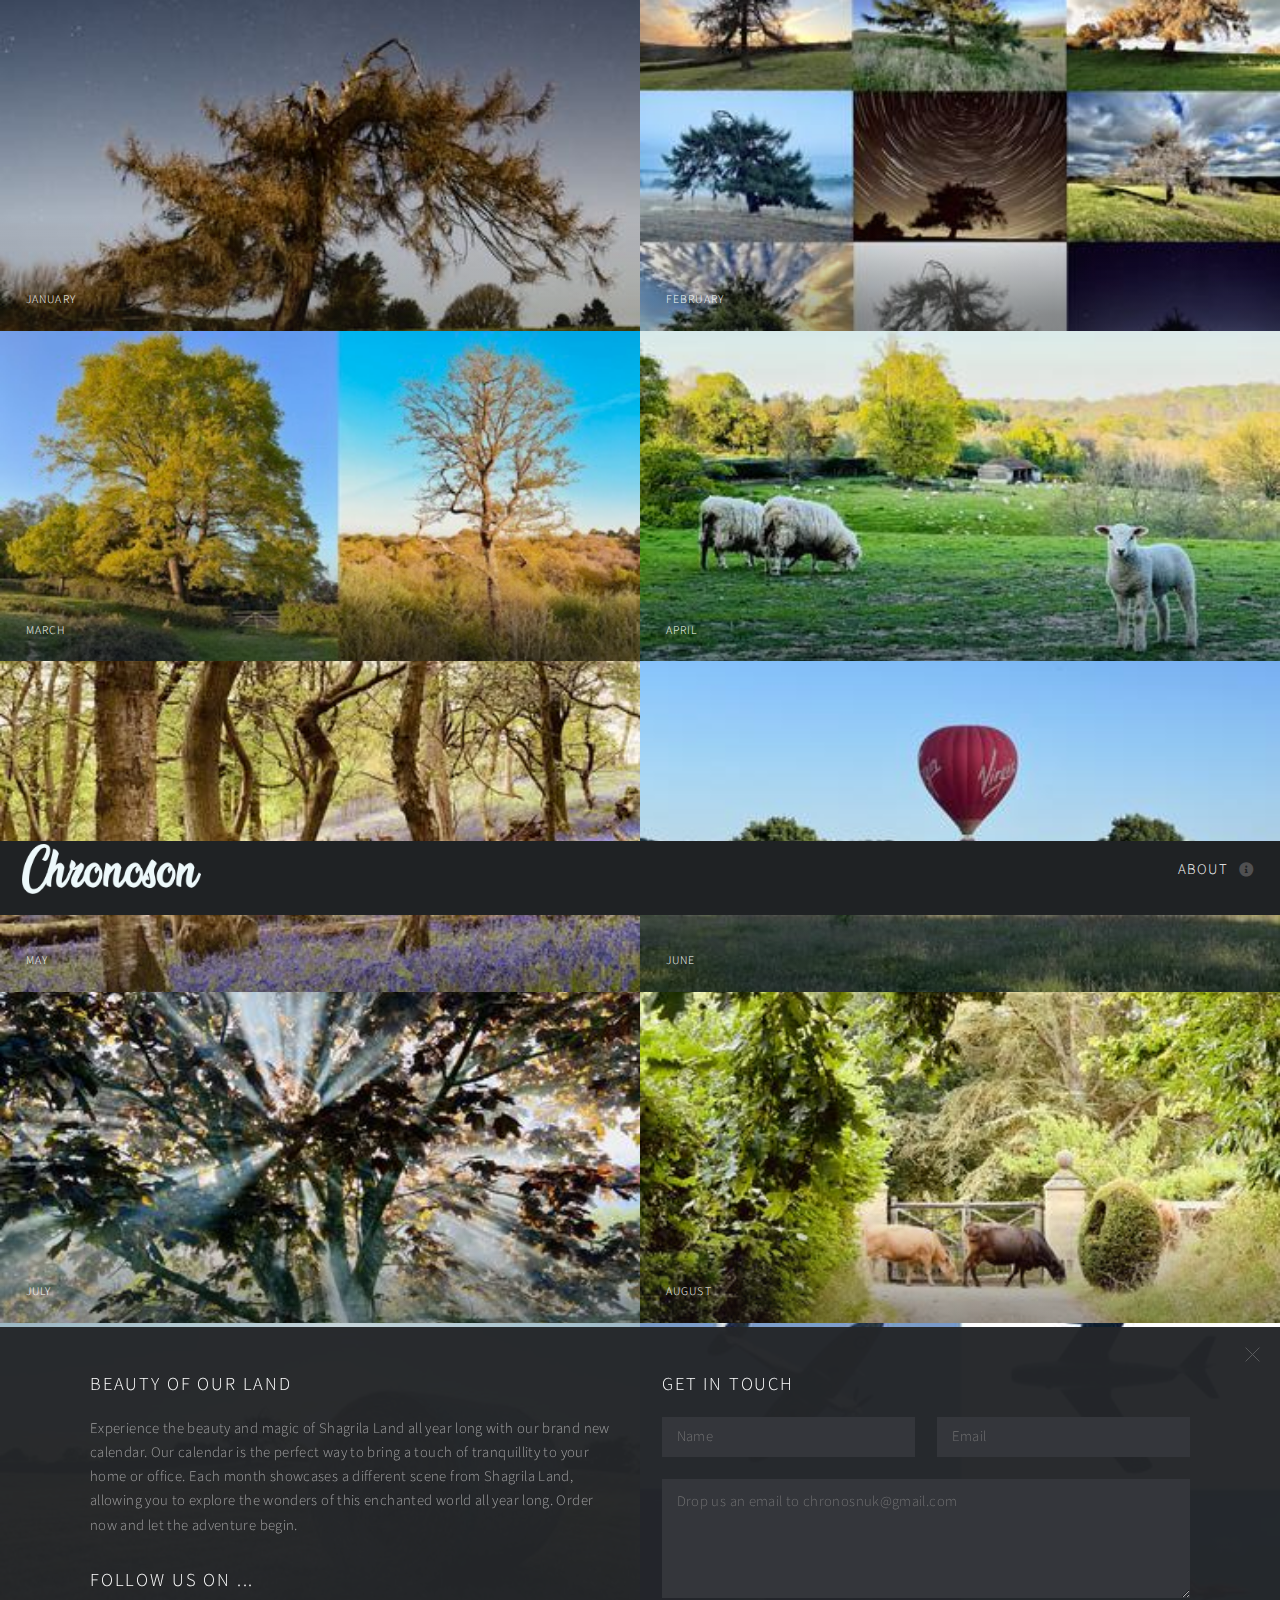
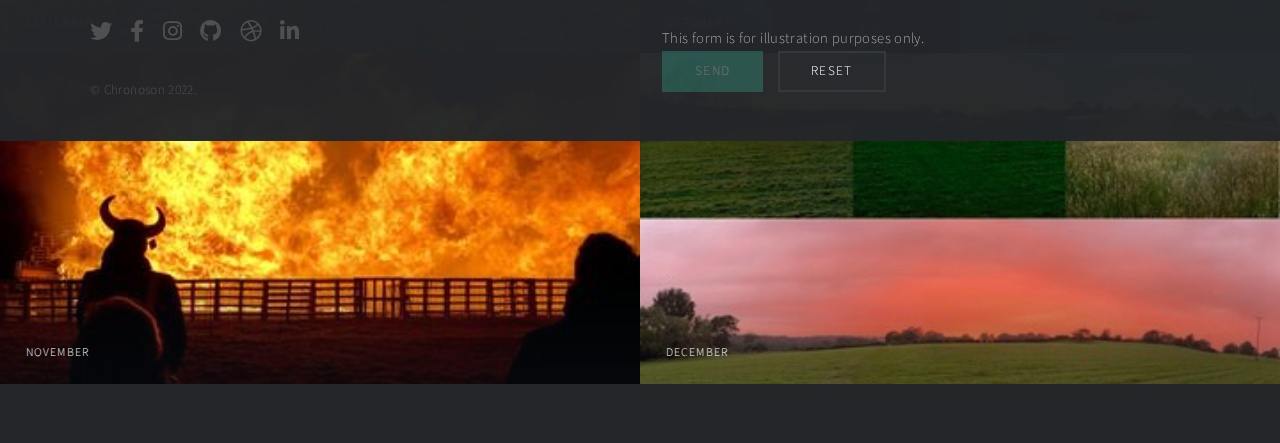
<file: calendar.html>
<!DOCTYPE HTML>
<!--
	Multiverse by HTML5 UP
	html5up.net | @ajlkn
	Free for personal and commercial use under the CCA 3.0 license (html5up.net/license)
-->
<html>
	<head>
		<title>Lightlander - Calendar</title>
		<meta charset="utf-8" />
		<meta name="viewport" content="width=device-width, initial-scale=1, user-scalable=no" />
		<link rel="stylesheet" href="assets/css/main.css" />
		<noscript><link rel="stylesheet" href="assets/css/noscript.css" /></noscript>
	</head>
	<body class="is-preload">

		<!-- Wrapper -->
			<div id="wrapper">

				<!-- Header -->
					<header id="header">
						<h1><a href="https://www.chronoson.co.uk"><div class="navbar-brand">
							<img class="logo-text" src="./text-logo.png" alt="lightlander logo" style="height: 50px;">
						</div><!--<strong>Multiverse</strong> by HTML5 UP--></a></h1>
						<nav>
							<ul>
								<li><a href="#footer" class="icon solid fa-info-circle">About</a></li>
							</ul>
						</nav>
					</header>

				<!-- Main -->
					<div id="main">
						<article class="thumb">
							<a href="images/fulls/janf.jpeg" class="image"><img src="images/thumbs/jans.jpeg" alt="" /></a>
							<h2>January</h2>
							<p>Midnight in Sussex.</p>
						</article>
						<article class="thumb">
							<a href="images/fulls/octf.jpeg" class="image"><img src="images/thumbs/octs.jpeg" alt="" /></a>
							<h2>February</h2>
							<p>Larch throughout the year.</p>
						</article>
						<article class="thumb">
							<a href="images/fulls/marf.jpeg" class="image"><img src="images/thumbs/mars.jpeg" alt="" /></a>
							<h2>March</h2>
							<p>Upside down decision trees.</p>
						</article>
						<article class="thumb">
							<a href="images/fulls/aprf.jpeg" class="image"><img src="images/thumbs/aprs.jpeg" alt="" /></a>
							<h2>April</h2>
							<p>The silence of the lambs.</p>
						</article>
						<article class="thumb">
							<a href="images/fulls/mayf.jpeg" class="image"><img src="images/thumbs/mays.jpeg" alt="" /></a>
							<h2>May</h2>
							<p>Oh deer!</p>
						</article>
						<article class="thumb">
							<a href="images/fulls/junf.jpeg" class="image"><img src="images/thumbs/juns.jpeg" alt="" /></a>
							<h2>June</h2>
							<p>Symmetry.</p>
						</article>
						<article class="thumb">
							<a href="images/fulls/julf.jpeg" class="image"><img src="images/thumbs/juls.jpeg" alt="" /></a>
							<h2>July</h2>
							<p>Smoke in the air.</p>
						</article>
						<article class="thumb">
							<a href="images/fulls/augf.jpeg" class="image"><img src="images/thumbs/augs.jpeg" alt="" /></a>
							<h2>August</h2>
							<p>Bovine intrusion.</p>
						</article>
						<article class="thumb">
							<a href="images/fulls/sepf.jpeg" class="image"><img src="images/thumbs/seps.jpeg" alt="" /></a>
							<h2>September</h2>
							<p>Ken Miles.</p>
						</article>
						<article class="thumb">
							<a href="images/fulls/febf.jpeg" class="image"><img src="images/thumbs/febs.jpeg" alt="" /></a>
							<h2>October</h2>
							<p>Looking up.</p>
						</article>
						<article class="thumb">
							<a href="images/fulls/novf.jpeg" class="image"><img src="images/thumbs/novs.jpeg" alt="" /></a>
							<h2>November</h2>
							<p>Gunpowder treason and plot.</p>
						</article>
						<article class="thumb">
							<a href="images/fulls/decf.jpeg" class="image"><img src="images/thumbs/decs.jpeg" alt="" /></a>
							<h2>December</h2>
							<p>The four seasons (not by Vivaldi).</p>
						</article>
					</div>

				<!-- Footer -->
					<footer id="footer" class="panel">
						<div class="inner split">
							<div>
								<section>
									<h2>Beauty of our land</h2>
									<p>Experience the beauty and magic of Shagrila Land all year long with our brand new calendar. Our calendar is the perfect way to bring a touch of tranquillity to your home or office. Each month showcases a different scene from Shagrila Land, allowing you to explore the wonders of this enchanted world all year long. Order now and let the adventure begin.</p>
								</section>
								<section>
									<h2>Follow us on ...</h2>
									<ul class="icons">
										<li><a href="#" class="icon brands fa-twitter"><span class="label">Twitter</span></a></li>
										<li><a href="#" class="icon brands fa-facebook-f"><span class="label">Facebook</span></a></li>
										<li><a href="#" class="icon brands fa-instagram"><span class="label">Instagram</span></a></li>
										<li><a href="#" class="icon brands fa-github"><span class="label">GitHub</span></a></li>
										<li><a href="#" class="icon brands fa-dribbble"><span class="label">Dribbble</span></a></li>
										<li><a href="#" class="icon brands fa-linkedin-in"><span class="label">LinkedIn</span></a></li>
									</ul>
								</section>
								<p class="copyright">
									&copy; Chronoson 2022</a>.
								</p>
							</div>
							<div>
								<section>
									<h2>Get in touch</h2>
									<form method="post" action="#">
										<div class="fields">
											<div class="field half">
												<input type="text" name="name" id="name" placeholder="Name" />
											</div>
											<div class="field half">
												<input type="text" name="email" id="email" placeholder="Email" />
											</div>
											<div class="field">
												<textarea name="message" id="message" rows="4" placeholder="Drop us an email to chronosnuk@gmail.com"></textarea>
											</div>
										</div>
										<span>This form is for illustration purposes only.</span>
										<ul class="actions">
											<li><input type="submit" value="Send" class="primary" disabled /></li>
											<li><input type="reset" value="Reset" /></li>
										</ul>
									</form>
								</section>
							</div>
						</div>
					</footer>

			</div>

		<!-- Scripts -->
			<script src="assets/js/jquery.min.js"></script>
			<script src="assets/js/jquery.poptrox.min.js"></script>
			<script src="assets/js/browser.min.js"></script>
			<script src="assets/js/breakpoints.min.js"></script>
			<script src="assets/js/util.js"></script>
			<script src="assets/js/main.js"></script>

	</body>
</html>
</file>
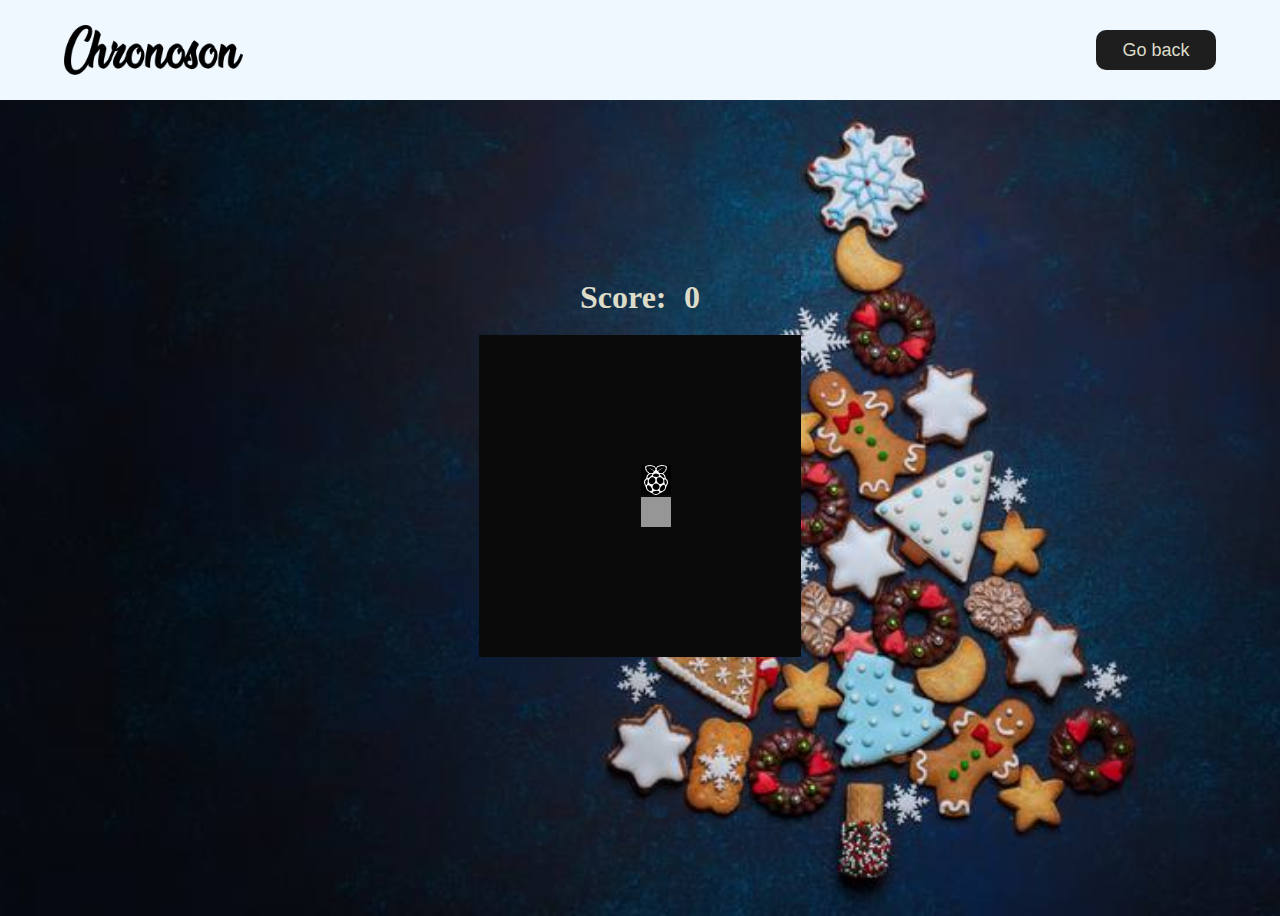
<file: snake.html>
<!DOCTYPE html>
<html lang="en">
<head>
    <meta charset="UTF-8">
    <meta http-equiv="X-UA-Compatible" content="IE=edge">
    <meta name="viewport" content="width=device-width, initial-scale=1.0">
    <link rel="stylesheet" href="./snake-style.css">
    <script src="./snake-script.js"></script>
    <title>Snake</title>
    <link rel="icon" type="image/x-icon" href="assets/favicon.ico" />
</head>
<body>
    <nav>
        <a id="logo-nav" href="https://www.chronoson.co.uk"><img src="./text-1666295944204.png" alt=""></a>
        <button onclick="location.href = 'https://www.chronoson.co.uk';">Go back</button>
    </nav>
    <div class="score">
        <h1>Score:</h1>
        <h1 id="score"></h1>
    </div>
    <div id="container">
        <div id="end_game" class="">
            <h2>Game over</h2>
            <div>
                <button id="play_again">Play Again</button>
            </div>
        </div>

    </div>
    
</body>
</html>
</file>
<file: assets/css/noscript.css>
/*
	Multiverse by HTML5 UP
	html5up.net | @ajlkn
	Free for personal and commercial use under the CCA 3.0 license (html5up.net/license)
*/

/* Wrapper */

	body.is-preload #wrapper:before {
		display: none;
	}

/* Main */

	body.is-preload #main .thumb {
		pointer-events: auto;
		opacity: 1;
	}

/* Header */

	body.is-preload #header {
		-moz-transform: none;
		-webkit-transform: none;
		-ms-transform: none;
		transform: none;
	}
</file>
<file: snake-style.css>
body {
    display: flex;
    flex-direction: column;
    align-items: center;
    justify-content: center;
    background-color: rgb(25, 25, 25);
    color: white;
    height: 100vh;
    overflow: hidden;
    background-image: url('./biscuits/assets/img/demo-image-02.jpg');
    background-position: center;
    background-repeat: no-repeat;
    background-size: cover;
}

#container {
    width: 800px;
    background-color: rgb(10, 10, 10);
    display: flex;
    flex-direction: row;
    flex-wrap: wrap;
    padding: 1px;
    position: relative;
}

#end_game {
    display: none;
}

#end_game.show {
    background-color: rgba(0, 0, 200, 0.4);
    color: aliceblue;
    display: block;
    width: 800px;
    height: 800px;
    position: absolute;
    top: 0;
    left: 0;
    display: flex;
    align-items: center;
    justify-content: center;
    flex-direction: column;
}

#play_again {
    /*transform: translateX(17%);*/
    background-color: antiquewhite;
    color: navy;
}

.score {
    display: flex;
    flex-direction:row;
    width: 120px;
    height: 75px;
    justify-content: space-between;
    align-items: center;
    color: rgb(220, 220, 200);
}

.square {
    height: 78px;
    width: 78px;
    margin: 1px;
    background-color: rgb(10, 10, 10);
    border-radius: -5px;
}

@media (max-width: 1800px) {
    #container {
        width: 320px;
    }

    .square {
        height: 30px;
        width: 30px;
    }

    #end_game.show {
        width: 320px;
        height: 320px;
    }
    /*
    #play_again {
        transform: translateX(7%);
    }
    */
}

.square.active {
    background-color: rgb(150, 150, 150);
}

.square.star {
    background-color: rgb(0, 0, 0);
    background-image: url(./rasp-white.svg);
    background-repeat: no-repeat;
    background-position: center;
}

nav {
    width: 100%;
    height: 100px;
    background-color: aliceblue;
    position: fixed;
    top: 0;
    left: 0;
    display: flex;
    flex-direction: row;
    align-items: center;
    justify-content: space-between;
}

#logo-nav {
    height: 50%;
    width: 180px;
    margin-left: 5%;
}

img {
    height: 100%;
}

button {
    margin-right: 5%;
    height: 40px;
    width: 120px;
    background-color: rgb(30, 30, 30);
    color:rgb(220, 220, 200);
    font-size: large;
    border-radius: 10px;
    border: none;
    cursor: pointer;
}

button:hover {
    transform: scale(0.9);
    transition-duration: 0.1s;
}
</file>
<file: assets/css/main.css>
@import url(fontawesome-all.min.css);
@import url("https://fonts.googleapis.com/css?family=Source+Sans+Pro:300,300italic,400,400italic");

/*
	Multiverse by HTML5 UP
	html5up.net | @ajlkn
	Free for personal and commercial use under the CCA 3.0 license (html5up.net/license)
*/

@-moz-keyframes spinner {
	0% {
		-moz-transform: rotate(0deg);
		-webkit-transform: rotate(0deg);
		-ms-transform: rotate(0deg);
		transform: rotate(0deg);
	}

	100% {
		-moz-transform: rotate(359deg);
		-webkit-transform: rotate(359deg);
		-ms-transform: rotate(359deg);
		transform: rotate(359deg);
	}
}

@-webkit-keyframes spinner {
	0% {
		-moz-transform: rotate(0deg);
		-webkit-transform: rotate(0deg);
		-ms-transform: rotate(0deg);
		transform: rotate(0deg);
	}

	100% {
		-moz-transform: rotate(359deg);
		-webkit-transform: rotate(359deg);
		-ms-transform: rotate(359deg);
		transform: rotate(359deg);
	}
}

@-ms-keyframes spinner {
	0% {
		-moz-transform: rotate(0deg);
		-webkit-transform: rotate(0deg);
		-ms-transform: rotate(0deg);
		transform: rotate(0deg);
	}

	100% {
		-moz-transform: rotate(359deg);
		-webkit-transform: rotate(359deg);
		-ms-transform: rotate(359deg);
		transform: rotate(359deg);
	}
}

@keyframes spinner {
	0% {
		-moz-transform: rotate(0deg);
		-webkit-transform: rotate(0deg);
		-ms-transform: rotate(0deg);
		transform: rotate(0deg);
	}

	100% {
		-moz-transform: rotate(359deg);
		-webkit-transform: rotate(359deg);
		-ms-transform: rotate(359deg);
		transform: rotate(359deg);
	}
}

html, body, div, span, applet, object,
iframe, h1, h2, h3, h4, h5, h6, p, blockquote,
pre, a, abbr, acronym, address, big, cite,
code, del, dfn, em, img, ins, kbd, q, s, samp,
small, strike, strong, sub, sup, tt, var, b,
u, i, center, dl, dt, dd, ol, ul, li, fieldset,
form, label, legend, table, caption, tbody,
tfoot, thead, tr, th, td, article, aside,
canvas, details, embed, figure, figcaption,
footer, header, hgroup, menu, nav, output, ruby,
section, summary, time, mark, audio, video {
	margin: 0;
	padding: 0;
	border: 0;
	font-size: 100%;
	font: inherit;
	vertical-align: baseline;}

article, aside, details, figcaption, figure,
footer, header, hgroup, menu, nav, section {
	display: block;}

body {
	line-height: 1;
}

ol, ul {
	list-style: none;
}

blockquote, q {
	quotes: none;
}

	blockquote:before, blockquote:after, q:before, q:after {
		content: '';
		content: none;
	}

table {
	border-collapse: collapse;
	border-spacing: 0;
}

body {
	-webkit-text-size-adjust: none;
}

mark {
	background-color: transparent;
	color: inherit;
}

input::-moz-focus-inner {
	border: 0;
	padding: 0;
}

input, select, textarea {
	-moz-appearance: none;
	-webkit-appearance: none;
	-ms-appearance: none;
	appearance: none;
}

/* Basic */

	@-ms-viewport {
		width: device-width;
	}

	body {
		-ms-overflow-style: scrollbar;
	}

	@media screen and (max-width: 480px) {

		html, body {
			min-width: 320px;
		}

	}

	html {
		box-sizing: border-box;
	}

	*, *:before, *:after {
		box-sizing: inherit;
	}

	body {
		background: #242629;
	}

		body.is-preload *, body.is-preload *:before, body.is-preload *:after {
			-moz-animation: none !important;
			-webkit-animation: none !important;
			-ms-animation: none !important;
			animation: none !important;
			-moz-transition: none !important;
			-webkit-transition: none !important;
			-ms-transition: none !important;
			transition: none !important;
		}

		body.is-resizing *, body.is-resizing *:before, body.is-resizing *:after {
			-moz-animation: none !important;
			-webkit-animation: none !important;
			-ms-animation: none !important;
			animation: none !important;
			-moz-transition: none !important;
			-webkit-transition: none !important;
			-ms-transition: none !important;
			transition: none !important;
		}

/* Type */

	body, input, select, textarea {
		color: #a0a0a1;
		font-family: "Source Sans Pro", Helvetica, sans-serif;
		font-size: 15pt;
		font-weight: 300;
		letter-spacing: 0.025em;
		line-height: 1.65;
	}

		@media screen and (max-width: 1680px) {

			body, input, select, textarea {
				font-size: 11pt;
			}

		}

	a {
		-moz-transition: color 0.2s ease-in-out, border-bottom-color 0.2s ease-in-out;
		-webkit-transition: color 0.2s ease-in-out, border-bottom-color 0.2s ease-in-out;
		-ms-transition: color 0.2s ease-in-out, border-bottom-color 0.2s ease-in-out;
		transition: color 0.2s ease-in-out, border-bottom-color 0.2s ease-in-out;
		border-bottom: dotted 1px;
		color: #34a58e;
		text-decoration: none;
	}

		a:hover {
			border-bottom-color: transparent;
			color: #34a58e !important;
		}

	strong, b {
		color: #ffffff;
		font-weight: 300;
	}

	em, i {
		font-style: italic;
	}

	p {
		margin: 0 0 2em 0;
	}

	h1, h2, h3, h4, h5, h6 {
		color: #ffffff;
		font-weight: 300;
		letter-spacing: 0.1em;
		line-height: 1.5;
		margin: 0 0 1em 0;
		text-transform: uppercase;
	}

		h1 a, h2 a, h3 a, h4 a, h5 a, h6 a {
			color: inherit;
			text-decoration: none;
		}

	h1 {
		font-size: 2em;
	}

	h2 {
		font-size: 1.25em;
	}

	h3 {
		font-size: 1.1em;
	}

	h4 {
		font-size: 1em;
	}

	h5 {
		font-size: 0.9em;
	}

	h6 {
		font-size: 0.7em;
	}

	@media screen and (max-width: 736px) {

		h2 {
			font-size: 1em;
		}

		h3 {
			font-size: 0.9em;
		}

		h4 {
			font-size: 0.8em;
		}

		h5 {
			font-size: 0.7em;
		}

		h6 {
			font-size: 0.7em;
		}

	}

	sub {
		font-size: 0.8em;
		position: relative;
		top: 0.5em;
	}

	sup {
		font-size: 0.8em;
		position: relative;
		top: -0.5em;
	}

	blockquote {
		border-left: 4px #36383c;
		font-style: italic;
		margin: 0 0 2em 0;
		padding: 0.5em 0 0.5em 2em;
	}

	code {
		background: #34363b;
		border: solid 1px #36383c;
		font-family: "Courier New", monospace;
		font-size: 0.9em;
		margin: 0 0.25em;
		padding: 0.25em 0.65em;
	}

	pre {
		-webkit-overflow-scrolling: touch;
		font-family: "Courier New", monospace;
		font-size: 0.9em;
		margin: 0 0 2em 0;
	}

		pre code {
			display: block;
			line-height: 1.75;
			padding: 1em 1.5em;
			overflow-x: auto;
		}

	hr {
		border: 0;
		border-bottom: solid 1px #36383c;
		margin: 2em 0;
	}

		hr.major {
			margin: 3em 0;
		}

	.align-left {
		text-align: left;
	}

	.align-center {
		text-align: center;
	}

	.align-right {
		text-align: right;
	}

/* Button */

	input[type="submit"],
	input[type="reset"],
	input[type="button"],
	button,
	.button {
		-moz-appearance: none;
		-webkit-appearance: none;
		-ms-appearance: none;
		appearance: none;
		-moz-transition: background-color 0.2s ease-in-out, box-shadow 0.2s ease-in-out, color 0.2s ease-in-out;
		-webkit-transition: background-color 0.2s ease-in-out, box-shadow 0.2s ease-in-out, color 0.2s ease-in-out;
		-ms-transition: background-color 0.2s ease-in-out, box-shadow 0.2s ease-in-out, color 0.2s ease-in-out;
		transition: background-color 0.2s ease-in-out, box-shadow 0.2s ease-in-out, color 0.2s ease-in-out;
		background-color: transparent;
		border: 0;
		border-radius: 0;
		box-shadow: inset 0 0 0 2px #36383c;
		color: #ffffff !important;
		cursor: pointer;
		display: inline-block;
		font-size: 0.9em;
		font-weight: 300;
		height: 3.05556em;
		letter-spacing: 0.1em;
		line-height: 3.05556em;
		padding: 0 2.5em;
		text-align: center;
		text-decoration: none;
		text-transform: uppercase;
		white-space: nowrap;
	}

		input[type="submit"]:hover,
		input[type="reset"]:hover,
		input[type="button"]:hover,
		button:hover,
		.button:hover {
			box-shadow: inset 0 0 0 2px #34a58e;
			color: #34a58e !important;
		}

			input[type="submit"]:hover:active,
			input[type="reset"]:hover:active,
			input[type="button"]:hover:active,
			button:hover:active,
			.button:hover:active {
				background-color: rgba(52, 165, 142, 0.15);
				color: #34a58e !important;
			}

		input[type="submit"].icon,
		input[type="reset"].icon,
		input[type="button"].icon,
		button.icon,
		.button.icon {
			padding-left: 1.35em;
		}

			input[type="submit"].icon:before,
			input[type="reset"].icon:before,
			input[type="button"].icon:before,
			button.icon:before,
			.button.icon:before {
				margin-right: 0.5em;
			}

		input[type="submit"].fit,
		input[type="reset"].fit,
		input[type="button"].fit,
		button.fit,
		.button.fit {
			width: 100%;
		}

		input[type="submit"].small,
		input[type="reset"].small,
		input[type="button"].small,
		button.small,
		.button.small {
			font-size: 0.8em;
		}

		input[type="submit"].large,
		input[type="reset"].large,
		input[type="button"].large,
		button.large,
		.button.large {
			font-size: 1.35em;
		}

		input[type="submit"].primary,
		input[type="reset"].primary,
		input[type="button"].primary,
		button.primary,
		.button.primary {
			background-color: #34a58e;
			box-shadow: none;
		}

			input[type="submit"].primary:hover,
			input[type="reset"].primary:hover,
			input[type="button"].primary:hover,
			button.primary:hover,
			.button.primary:hover {
				background-color: #47c5ab;
				color: #ffffff !important;
			}

				input[type="submit"].primary:hover:active,
				input[type="reset"].primary:hover:active,
				input[type="button"].primary:hover:active,
				button.primary:hover:active,
				.button.primary:hover:active {
					background-color: #287e6d;
				}

		input[type="submit"].disabled, input[type="submit"]:disabled,
		input[type="reset"].disabled,
		input[type="reset"]:disabled,
		input[type="button"].disabled,
		input[type="button"]:disabled,
		button.disabled,
		button:disabled,
		.button.disabled,
		.button:disabled {
			pointer-events: none;
			opacity: 0.35;
		}

/* Form */

	form {
		margin: 0 0 2em 0;
	}

		form > :last-child {
			margin-bottom: 0;
		}

		form > .fields {
			display: -moz-flex;
			display: -webkit-flex;
			display: -ms-flex;
			display: flex;
			-moz-flex-wrap: wrap;
			-webkit-flex-wrap: wrap;
			-ms-flex-wrap: wrap;
			flex-wrap: wrap;
			width: calc(100% + 3em);
			margin: -1.5em 0 2em -1.5em;
		}

			form > .fields > .field {
				-moz-flex-grow: 0;
				-webkit-flex-grow: 0;
				-ms-flex-grow: 0;
				flex-grow: 0;
				-moz-flex-shrink: 0;
				-webkit-flex-shrink: 0;
				-ms-flex-shrink: 0;
				flex-shrink: 0;
				padding: 1.5em 0 0 1.5em;
				width: calc(100% - 1.5em);
			}

				form > .fields > .field.half {
					width: calc(50% - 0.75em);
				}

				form > .fields > .field.third {
					width: calc(100%/3 - 0.5em);
				}

				form > .fields > .field.quarter {
					width: calc(25% - 0.375em);
				}

		@media screen and (max-width: 736px) {

			form > .fields {
				width: calc(100% + 3em);
				margin: -1.5em 0 2em -1.5em;
			}

				form > .fields > .field {
					padding: 1.5em 0 0 1.5em;
					width: calc(100% - 1.5em);
				}

					form > .fields > .field.half {
						width: calc(100% - 1.5em);
					}

					form > .fields > .field.third {
						width: calc(100% - 1.5em);
					}

					form > .fields > .field.quarter {
						width: calc(100% - 1.5em);
					}

		}

	label {
		color: #ffffff;
		display: block;
		font-size: 0.9em;
		font-weight: 300;
		margin: 0 0 1em 0;
	}

	input[type="text"],
	input[type="password"],
	input[type="email"],
	input[type="tel"],
	input[type="search"],
	input[type="url"],
	select,
	textarea {
		-moz-appearance: none;
		-webkit-appearance: none;
		-ms-appearance: none;
		appearance: none;
		background: #34363b;
		border: 0;
		border-radius: 0;
		color: #a0a0a1;
		display: block;
		outline: 0;
		padding: 0 1em;
		text-decoration: none;
		width: 100%;
	}

		input[type="text"]:invalid,
		input[type="password"]:invalid,
		input[type="email"]:invalid,
		input[type="tel"]:invalid,
		input[type="search"]:invalid,
		input[type="url"]:invalid,
		select:invalid,
		textarea:invalid {
			box-shadow: none;
		}

		input[type="text"]:focus,
		input[type="password"]:focus,
		input[type="email"]:focus,
		input[type="tel"]:focus,
		input[type="search"]:focus,
		input[type="url"]:focus,
		select:focus,
		textarea:focus {
			box-shadow: inset 0 0 0 2px #34a58e;
		}

	select {
		background-image: url("data:image/svg+xml;charset=utf8,%3Csvg xmlns='http://www.w3.org/2000/svg' width='40' height='40' preserveAspectRatio='none' viewBox='0 0 40 40'%3E%3Cpath d='M9.4,12.3l10.4,10.4l10.4-10.4c0.2-0.2,0.5-0.4,0.9-0.4c0.3,0,0.6,0.1,0.9,0.4l3.3,3.3c0.2,0.2,0.4,0.5,0.4,0.9 c0,0.4-0.1,0.6-0.4,0.9L20.7,31.9c-0.2,0.2-0.5,0.4-0.9,0.4c-0.3,0-0.6-0.1-0.9-0.4L4.3,17.3c-0.2-0.2-0.4-0.5-0.4-0.9 c0-0.4,0.1-0.6,0.4-0.9l3.3-3.3c0.2-0.2,0.5-0.4,0.9-0.4S9.1,12.1,9.4,12.3z' fill='%2336383c' /%3E%3C/svg%3E");
		background-size: 1.25rem;
		background-repeat: no-repeat;
		background-position: calc(100% - 1rem) center;
		height: 2.75em;
		padding-right: 2.75em;
		text-overflow: ellipsis;
	}

		select option {
			color: #ffffff;
			background: #242629;
		}

		select:focus::-ms-value {
			background-color: transparent;
		}

		select::-ms-expand {
			display: none;
		}

	input[type="text"],
	input[type="password"],
	input[type="email"],
	input[type="tel"],
	input[type="search"],
	input[type="url"],
	select {
		height: 2.75em;
	}

	textarea {
		padding: 0.75em 1em;
	}

	input[type="checkbox"],
	input[type="radio"] {
		-moz-appearance: none;
		-webkit-appearance: none;
		-ms-appearance: none;
		appearance: none;
		display: block;
		float: left;
		margin-right: -2em;
		opacity: 0;
		width: 1em;
		z-index: -1;
	}

		input[type="checkbox"] + label,
		input[type="radio"] + label {
			text-decoration: none;
			color: #a0a0a1;
			cursor: pointer;
			display: inline-block;
			font-size: 1em;
			font-weight: 300;
			padding-left: 2.4em;
			padding-right: 0.75em;
			position: relative;
		}

			input[type="checkbox"] + label:before,
			input[type="radio"] + label:before {
				-moz-osx-font-smoothing: grayscale;
				-webkit-font-smoothing: antialiased;
				display: inline-block;
				font-style: normal;
				font-variant: normal;
				text-rendering: auto;
				line-height: 1;
				text-transform: none !important;
				font-family: 'Font Awesome 5 Free';
				font-weight: 900;
			}

			input[type="checkbox"] + label:before,
			input[type="radio"] + label:before {
				background: #34363b;
				content: '';
				display: inline-block;
				font-size: 0.8em;
				height: 2.0625em;
				left: 0;
				line-height: 2.0625em;
				position: absolute;
				text-align: center;
				top: 0;
				width: 2.0625em;
			}

		input[type="checkbox"]:checked + label:before,
		input[type="radio"]:checked + label:before {
			background: #34a58e;
			border-color: #34a58e;
			color: #ffffff;
			content: '\f00c';
		}

		input[type="checkbox"]:focus + label:before,
		input[type="radio"]:focus + label:before {
			box-shadow: 0 0 0 2px #34a58e;
		}

	input[type="radio"] + label:before {
		border-radius: 100%;
	}

	::-webkit-input-placeholder {
		color: #707071 !important;
		opacity: 1.0;
	}

	:-moz-placeholder {
		color: #707071 !important;
		opacity: 1.0;
	}

	::-moz-placeholder {
		color: #707071 !important;
		opacity: 1.0;
	}

	:-ms-input-placeholder {
		color: #707071 !important;
		opacity: 1.0;
	}

/* Icon */

	.icon {
		text-decoration: none;
		border-bottom: none;
		position: relative;
	}

		.icon:before {
			-moz-osx-font-smoothing: grayscale;
			-webkit-font-smoothing: antialiased;
			display: inline-block;
			font-style: normal;
			font-variant: normal;
			text-rendering: auto;
			line-height: 1;
			text-transform: none !important;
			font-family: 'Font Awesome 5 Free';
			font-weight: 400;
		}

		.icon > .label {
			display: none;
		}

		.icon:before {
			line-height: inherit;
		}

		.icon.solid:before {
			font-weight: 900;
		}

		.icon.brands:before {
			font-family: 'Font Awesome 5 Brands';
		}

/* List */

	ol {
		list-style: decimal;
		margin: 0 0 2em 0;
		padding-left: 1.25em;
	}

		ol li {
			padding-left: 0.25em;
		}

	ul {
		list-style: disc;
		margin: 0 0 2em 0;
		padding-left: 1em;
	}

		ul li {
			padding-left: 0.5em;
		}

		ul.alt {
			list-style: none;
			padding-left: 0;
		}

			ul.alt li {
				border-top: solid 1px #36383c;
				padding: 0.5em 0;
			}

				ul.alt li:first-child {
					border-top: 0;
					padding-top: 0;
				}

	dl {
		margin: 0 0 2em 0;
	}

		dl dt {
			display: block;
			font-weight: 300;
			margin: 0 0 1em 0;
		}

		dl dd {
			margin-left: 2em;
		}

/* Actions */

	ul.actions {
		display: -moz-flex;
		display: -webkit-flex;
		display: -ms-flex;
		display: flex;
		cursor: default;
		list-style: none;
		margin-left: -1em;
		padding-left: 0;
	}

		ul.actions li {
			padding: 0 0 0 1em;
			vertical-align: middle;
		}

		ul.actions.special {
			-moz-justify-content: center;
			-webkit-justify-content: center;
			-ms-justify-content: center;
			justify-content: center;
			width: 100%;
			margin-left: 0;
		}

			ul.actions.special li:first-child {
				padding-left: 0;
			}

		ul.actions.stacked {
			-moz-flex-direction: column;
			-webkit-flex-direction: column;
			-ms-flex-direction: column;
			flex-direction: column;
			margin-left: 0;
		}

			ul.actions.stacked li {
				padding: 1.3em 0 0 0;
			}

				ul.actions.stacked li:first-child {
					padding-top: 0;
				}

		ul.actions.fit {
			width: calc(100% + 1em);
		}

			ul.actions.fit li {
				-moz-flex-grow: 1;
				-webkit-flex-grow: 1;
				-ms-flex-grow: 1;
				flex-grow: 1;
				-moz-flex-shrink: 1;
				-webkit-flex-shrink: 1;
				-ms-flex-shrink: 1;
				flex-shrink: 1;
				width: 100%;
			}

				ul.actions.fit li > * {
					width: 100%;
				}

			ul.actions.fit.stacked {
				width: 100%;
			}

		@media screen and (max-width: 480px) {

			ul.actions:not(.fixed) {
				-moz-flex-direction: column;
				-webkit-flex-direction: column;
				-ms-flex-direction: column;
				flex-direction: column;
				margin-left: 0;
				width: 100% !important;
			}

				ul.actions:not(.fixed) li {
					-moz-flex-grow: 1;
					-webkit-flex-grow: 1;
					-ms-flex-grow: 1;
					flex-grow: 1;
					-moz-flex-shrink: 1;
					-webkit-flex-shrink: 1;
					-ms-flex-shrink: 1;
					flex-shrink: 1;
					padding: 1em 0 0 0;
					text-align: center;
					width: 100%;
				}

					ul.actions:not(.fixed) li > * {
						width: 100%;
					}

					ul.actions:not(.fixed) li:first-child {
						padding-top: 0;
					}

					ul.actions:not(.fixed) li input[type="submit"],
					ul.actions:not(.fixed) li input[type="reset"],
					ul.actions:not(.fixed) li input[type="button"],
					ul.actions:not(.fixed) li button,
					ul.actions:not(.fixed) li .button {
						width: 100%;
					}

						ul.actions:not(.fixed) li input[type="submit"].icon:before,
						ul.actions:not(.fixed) li input[type="reset"].icon:before,
						ul.actions:not(.fixed) li input[type="button"].icon:before,
						ul.actions:not(.fixed) li button.icon:before,
						ul.actions:not(.fixed) li .button.icon:before {
							margin-left: -0.5rem;
						}

		}

/* Icons */

	ul.icons {
		cursor: default;
		list-style: none;
		padding-left: 0;
	}

		ul.icons li {
			display: inline-block;
			padding: 0 1em 0 0;
		}

			ul.icons li:last-child {
				padding-right: 0;
			}

			ul.icons li .icon {
				color: #505051;
			}

				ul.icons li .icon:before {
					font-size: 1.5em;
				}

/* Table */

	.table-wrapper {
		-webkit-overflow-scrolling: touch;
		overflow-x: auto;
	}

	table {
		margin: 0 0 2em 0;
		width: 100%;
	}

		table tbody tr {
			border: solid 1px #36383c;
			border-left: 0;
			border-right: 0;
		}

			table tbody tr:nth-child(2n + 1) {
				background-color: #34363b;
			}

		table td {
			padding: 0.75em 0.75em;
		}

		table th {
			color: #ffffff;
			font-size: 0.9em;
			font-weight: 300;
			padding: 0 0.75em 0.75em 0.75em;
			text-align: left;
		}

		table thead {
			border-bottom: solid 2px #36383c;
		}

		table tfoot {
			border-top: solid 2px #36383c;
		}

		table.alt {
			border-collapse: separate;
		}

			table.alt tbody tr td {
				border: solid 1px #36383c;
				border-left-width: 0;
				border-top-width: 0;
			}

				table.alt tbody tr td:first-child {
					border-left-width: 1px;
				}

			table.alt tbody tr:first-child td {
				border-top-width: 1px;
			}

			table.alt thead {
				border-bottom: 0;
			}

			table.alt tfoot {
				border-top: 0;
			}

/* Panel */

	.panel {
		padding: 4em 4em 2em 4em ;
		-moz-transform: translateY(100vh);
		-webkit-transform: translateY(100vh);
		-ms-transform: translateY(100vh);
		transform: translateY(100vh);
		-moz-transition: -moz-transform 0.5s ease;
		-webkit-transition: -webkit-transform 0.5s ease;
		-ms-transition: -ms-transform 0.5s ease;
		transition: transform 0.5s ease;
		-webkit-overflow-scrolling: touch;
		background: rgba(36, 38, 41, 0.975);
		bottom: 4em;
		left: 0;
		max-height: calc(80vh - 4em);
		overflow-y: auto;
		position: fixed;
		width: 100%;
		z-index: 10001;
	}

		.panel.active {
			-moz-transform: translateY(1px);
			-webkit-transform: translateY(1px);
			-ms-transform: translateY(1px);
			transform: translateY(1px);
		}

		.panel > .inner {
			margin: 0 auto;
			max-width: 100%;
			width: 75em;
		}

			.panel > .inner.split {
				display: -moz-flex;
				display: -webkit-flex;
				display: -ms-flex;
				display: flex;
			}

				.panel > .inner.split > div {
					margin-left: 4em;
					width: 50%;
				}

				.panel > .inner.split > :first-child {
					margin-left: 0;
				}

		.panel > .closer {
			-moz-transition: opacity 0.2s ease-in-out;
			-webkit-transition: opacity 0.2s ease-in-out;
			-ms-transition: opacity 0.2s ease-in-out;
			transition: opacity 0.2s ease-in-out;
			background-image: url("images/close.svg");
			background-position: center;
			background-repeat: no-repeat;
			background-size: 3em;
			cursor: pointer;
			height: 5em;
			opacity: 0.25;
			position: absolute;
			right: 0;
			top: 0;
			width: 5em;
			z-index: 2;
		}

			.panel > .closer:hover {
				opacity: 1.0;
			}

		@media screen and (max-width: 1280px) {

			.panel {
				padding: 3em 3em 1em 3em ;
			}

				.panel > .inner.split > div {
					margin-left: 3em;
				}

				.panel > .closer {
					background-size: 2.5em;
					background-position: 75% 25%;
				}

		}

		@media screen and (max-width: 980px) {

			.panel > .inner.split {
				-moz-flex-direction: column;
				-webkit-flex-direction: column;
				-ms-flex-direction: column;
				flex-direction: column;
			}

				.panel > .inner.split > div {
					margin-left: 0;
					width: 100%;
				}

		}

		@media screen and (max-width: 736px) {

			.panel {
				-moz-transform: translateY(-100vh);
				-webkit-transform: translateY(-100vh);
				-ms-transform: translateY(-100vh);
				transform: translateY(-100vh);
				padding: 4em 2em 2em 2em ;
				bottom: auto;
				top: calc(4em - 1px);
			}

				.panel.active {
					-moz-transform: translateY(0);
					-webkit-transform: translateY(0);
					-ms-transform: translateY(0);
					transform: translateY(0);
				}

		}

/* Poptrox Popup */

	.poptrox-overlay {
		-webkit-tap-highlight-color: rgba(255, 255, 255, 0);
	}

	.poptrox-popup {
		background: rgba(31, 34, 36, 0.925);
		box-shadow: 0 1em 3em 0.5em rgba(0, 0, 0, 0.25);
		cursor: default;
	}

		.poptrox-popup:before {
			-moz-transition: opacity 0.2s ease-in-out;
			-webkit-transition: opacity 0.2s ease-in-out;
			-ms-transition: opacity 0.2s ease-in-out;
			transition: opacity 0.2s ease-in-out;
			background-image: -moz-linear-gradient(to left, rgba(31,34,36,0.35), rgba(31,34,36,0) 10em, rgba(31,34,36,0)), -moz-linear-gradient(to right, rgba(31,34,36,0.35), rgba(31,34,36,0) 10em, rgba(31,34,36,0));
			background-image: -webkit-linear-gradient(to left, rgba(31,34,36,0.35), rgba(31,34,36,0) 10em, rgba(31,34,36,0)), -webkit-linear-gradient(to right, rgba(31,34,36,0.35), rgba(31,34,36,0) 10em, rgba(31,34,36,0));
			background-image: -ms-linear-gradient(to left, rgba(31,34,36,0.35), rgba(31,34,36,0) 10em, rgba(31,34,36,0)), -ms-linear-gradient(to right, rgba(31,34,36,0.35), rgba(31,34,36,0) 10em, rgba(31,34,36,0));
			background-image: linear-gradient(to left, rgba(31,34,36,0.35), rgba(31,34,36,0) 10em, rgba(31,34,36,0)), linear-gradient(to right, rgba(31,34,36,0.35), rgba(31,34,36,0) 10em, rgba(31,34,36,0));
			content: '';
			display: block;
			height: 100%;
			left: 0;
			position: absolute;
			top: 0;
			width: 100%;
			z-index: 1;
			opacity: 1;
		}

		.poptrox-popup .closer {
			-moz-transition: opacity 0.2s ease-in-out;
			-webkit-transition: opacity 0.2s ease-in-out;
			-ms-transition: opacity 0.2s ease-in-out;
			transition: opacity 0.2s ease-in-out;
			background-image: url("images/close.svg");
			background-position: center;
			background-repeat: no-repeat;
			background-size: 3em;
			height: 5em;
			opacity: 0;
			position: absolute;
			right: 0;
			top: 0;
			width: 5em;
			z-index: 2;
		}

		.poptrox-popup .nav-previous,
		.poptrox-popup .nav-next {
			-moz-transition: opacity 0.2s ease-in-out;
			-webkit-transition: opacity 0.2s ease-in-out;
			-ms-transition: opacity 0.2s ease-in-out;
			transition: opacity 0.2s ease-in-out;
			background-image: url("images/arrow.svg");
			background-position: center;
			background-repeat: no-repeat;
			background-size: 5em;
			cursor: pointer;
			height: 8em;
			margin-top: -4em;
			opacity: 0;
			position: absolute;
			top: 50%;
			width: 6em;
			z-index: 2;
		}

		.poptrox-popup .nav-previous {
			-moz-transform: scaleX(-1);
			-webkit-transform: scaleX(-1);
			-ms-transform: scaleX(-1);
			transform: scaleX(-1);
			left: 0;
		}

		.poptrox-popup .nav-next {
			right: 0;
		}

		.poptrox-popup .caption {
			padding: 2em 2em 0.1em 2em ;
			background-image: -moz-linear-gradient(to top, rgba(16,16,16,0.45) 25%, rgba(16,16,16,0) 100%);
			background-image: -webkit-linear-gradient(to top, rgba(16,16,16,0.45) 25%, rgba(16,16,16,0) 100%);
			background-image: -ms-linear-gradient(to top, rgba(16,16,16,0.45) 25%, rgba(16,16,16,0) 100%);
			background-image: linear-gradient(to top, rgba(16,16,16,0.45) 25%, rgba(16,16,16,0) 100%);
			bottom: 0;
			cursor: default;
			left: 0;
			position: absolute;
			text-align: left;
			width: 100%;
			z-index: 2;
		}

			.poptrox-popup .caption h2, .poptrox-popup .caption h3, .poptrox-popup .caption h4, .poptrox-popup .caption h5, .poptrox-popup .caption h6 {
				margin: 0 0 0.5em 0;
			}

			.poptrox-popup .caption p {
				color: #ffffff;
			}

		.poptrox-popup .loader {
			-moz-animation: spinner 1s infinite linear !important;
			-webkit-animation: spinner 1s infinite linear !important;
			-ms-animation: spinner 1s infinite linear !important;
			animation: spinner 1s infinite linear !important;
			background-image: url("images/spinner.svg");
			background-position: center;
			background-repeat: no-repeat;
			background-size: contain;
			display: block;
			font-size: 2em;
			height: 2em;
			left: 50%;
			line-height: 2em;
			margin: -1em 0 0 -1em;
			opacity: 0.25;
			position: absolute;
			text-align: center;
			top: 50%;
			width: 2em;
		}

		.poptrox-popup:hover .closer,
		.poptrox-popup:hover .nav-previous,
		.poptrox-popup:hover .nav-next {
			opacity: 0.5;
		}

			.poptrox-popup:hover .closer:hover,
			.poptrox-popup:hover .nav-previous:hover,
			.poptrox-popup:hover .nav-next:hover {
				opacity: 1.0;
			}

		.poptrox-popup.loading:before {
			opacity: 0;
		}

		body.touch .poptrox-popup .closer,
		body.touch .poptrox-popup .nav-previous,
		body.touch .poptrox-popup .nav-next {
			opacity: 1.0 !important;
		}

		@media screen and (max-width: 980px) {

			.poptrox-popup .closer {
				background-size: 3em;
			}

			.poptrox-popup .nav-previous,
			.poptrox-popup .nav-next {
				background-size: 4em;
			}

		}

		@media screen and (max-width: 736px) {

			.poptrox-popup:before {
				display: none;
			}

			.poptrox-popup .caption {
				display: none !important;
			}

			.poptrox-popup .closer,
			.poptrox-popup .nav-previous,
			.poptrox-popup .nav-next {
				display: none !important;
			}

		}

/* Wrapper */

	#wrapper {
		-moz-transition: -moz-filter 0.5s ease, -webkit-filter 0.5s ease, -ms-filter 0.5s ease, -moz-filter 0.5s ease;
		-webkit-transition: -moz-filter 0.5s ease, -webkit-filter 0.5s ease, -ms-filter 0.5s ease, -webkit-filter 0.5s ease;
		-ms-transition: -moz-filter 0.5s ease, -webkit-filter 0.5s ease, -ms-filter 0.5s ease, -ms-filter 0.5s ease;
		transition: -moz-filter 0.5s ease, -webkit-filter 0.5s ease, -ms-filter 0.5s ease, filter 0.5s ease;
		position: relative;
	}

		#wrapper:after {
			pointer-events: none;
			-moz-transition: opacity 0.5s ease, visibility 0.5s;
			-webkit-transition: opacity 0.5s ease, visibility 0.5s;
			-ms-transition: opacity 0.5s ease, visibility 0.5s;
			transition: opacity 0.5s ease, visibility 0.5s;
			background: rgba(36, 38, 41, 0.5);
			content: '';
			display: block;
			height: 100%;
			left: 0;
			opacity: 0;
			position: absolute;
			top: 0;
			visibility: hidden;
			width: 100%;
			z-index: 1;
		}

			body.ie #wrapper:after {
				background: rgba(36, 38, 41, 0.8);
			}

		body.modal-active #wrapper {
			-moz-filter: blur(8px);
			-webkit-filter: blur(8px);
			-ms-filter: blur(8px);
			filter: blur(8px);
		}

			body.modal-active #wrapper:after {
				pointer-events: auto;
				opacity: 1;
				visibility: visible;
				z-index: 10003;
			}

		#wrapper:before {
			-moz-animation: spinner 1s infinite linear !important;
			-webkit-animation: spinner 1s infinite linear !important;
			-ms-animation: spinner 1s infinite linear !important;
			animation: spinner 1s infinite linear !important;
			pointer-events: none;
			-moz-transition: top 0.75s ease-in-out, opacity 0.35s ease-out, visibility 0.35s;
			-webkit-transition: top 0.75s ease-in-out, opacity 0.35s ease-out, visibility 0.35s;
			-ms-transition: top 0.75s ease-in-out, opacity 0.35s ease-out, visibility 0.35s;
			transition: top 0.75s ease-in-out, opacity 0.35s ease-out, visibility 0.35s;
			background-image: url("images/spinner.svg");
			background-position: center;
			background-repeat: no-repeat;
			background-size: contain;
			content: '';
			display: block;
			font-size: 2em;
			height: 2em;
			left: 50%;
			line-height: 2em;
			margin: -1em 0 0 -1em;
			opacity: 0;
			position: fixed;
			text-align: center;
			top: 75%;
			visibility: hidden;
			width: 2em;
		}

		body.is-preload #wrapper:before {
			-moz-transition: opacity 1s ease-out !important;
			-webkit-transition: opacity 1s ease-out !important;
			-ms-transition: opacity 1s ease-out !important;
			transition: opacity 1s ease-out !important;
			-moz-transition-delay: 0.5s !important;
			-webkit-transition-delay: 0.5s !important;
			-ms-transition-delay: 0.5s !important;
			transition-delay: 0.5s !important;
			opacity: 0.25;
			top: 50%;
			visibility: visible;
		}

/* Header */

	body {
		padding: 0 0 4em 0;
	}

	#header {
		-moz-transform: translateY(0);
		-webkit-transform: translateY(0);
		-ms-transform: translateY(0);
		transform: translateY(0);
		-moz-transition: -moz-transform 1s ease;
		-webkit-transition: -webkit-transform 1s ease;
		-ms-transition: -ms-transform 1s ease;
		transition: transform 1s ease;
		-moz-user-select: none;
		-ms-user-select: none;
		-webkit-user-select: none;
		background: #1f2224;
		bottom: -1em;
		height: 5em;
		left: 0;
		line-height: 4em;
		padding: 0 1.5em;
		position: fixed;
		user-select: none;
		width: 100%;
		z-index: 10002;
	}

		body.is-preload #header {
			-moz-transform: translateY(4em);
			-webkit-transform: translateY(4em);
			-ms-transform: translateY(4em);
			transform: translateY(4em);
		}

		#header h1 {
			color: #a0a0a1;
			display: inline-block;
			font-size: 1em;
			line-height: 1;
			margin: 0;
			vertical-align: middle;
		}

			#header h1 a {
				border: 0;
				color: inherit;
			}

				#header h1 a:hover {
					color: inherit !important;
				}

		#header nav {
			position: absolute;
			right: 0;
			top: 0;
		}

			#header nav > ul {
				list-style: none;
				margin: 0;
				padding: 0;
			}

				#header nav > ul > li {
					display: inline-block;
					padding: 0;
				}

					#header nav > ul > li a {
						-moz-transition: background-color 0.5s ease;
						-webkit-transition: background-color 0.5s ease;
						-ms-transition: background-color 0.5s ease;
						transition: background-color 0.5s ease;
						border: 0;
						color: #ffffff;
						display: inline-block;
						letter-spacing: 0.1em;
						padding: 0 1.65em;
						text-transform: uppercase;
					}

						#header nav > ul > li a.icon:before {
							color: #505051;
							float: right;
							margin-left: 0.75em;
						}

						#header nav > ul > li a:hover {
							color: #ffffff !important;
						}

						#header nav > ul > li a.active {
							background-color: #242629;
						}

	@media screen and (max-width: 736px) {

		body {
			padding: 4em 0 0 0;
		}

		#header {
			-moz-transform: translateY(0);
			-webkit-transform: translateY(0);
			-ms-transform: translateY(0);
			transform: translateY(0);
			bottom: auto;
			height: 4em;
			padding: 0 1em;
			top: 0;
		}

			body.is-preload #header {
				-moz-transform: translateY(-3.4em);
				-webkit-transform: translateY(-3.4em);
				-ms-transform: translateY(-3.4em);
				transform: translateY(-3.4em);
			}

			#header h1 {
				font-size: 0.9em;
			}

			#header nav > ul > li a {
				font-size: 0.9em;
				padding: 0 1.15em;
			}

	}

/* Main */

	#main {
		-moz-transition: -moz-filter 0.5s ease, -webkit-filter 0.5s ease, -ms-filter 0.5s ease, -moz-filter 0.5s ease;
		-webkit-transition: -moz-filter 0.5s ease, -webkit-filter 0.5s ease, -ms-filter 0.5s ease, -webkit-filter 0.5s ease;
		-ms-transition: -moz-filter 0.5s ease, -webkit-filter 0.5s ease, -ms-filter 0.5s ease, -ms-filter 0.5s ease;
		transition: -moz-filter 0.5s ease, -webkit-filter 0.5s ease, -ms-filter 0.5s ease, filter 0.5s ease;
		display: -moz-flex;
		display: -webkit-flex;
		display: -ms-flex;
		display: flex;
		-moz-flex-wrap: wrap;
		-webkit-flex-wrap: wrap;
		-ms-flex-wrap: wrap;
		flex-wrap: wrap;
		-webkit-tap-highlight-color: rgba(255, 255, 255, 0);
	}

		#main .thumb {
			-moz-transition: opacity 1.25s ease-in-out;
			-webkit-transition: opacity 1.25s ease-in-out;
			-ms-transition: opacity 1.25s ease-in-out;
			transition: opacity 1.25s ease-in-out;
			pointer-events: auto;
			-webkit-tap-highlight-color: rgba(255, 255, 255, 0);
			opacity: 1;
			overflow: hidden;
			position: relative;
		}

			#main .thumb:after {
				background-image: -moz-linear-gradient(to top, rgba(10,17,25,0.35) 5%, rgba(10,17,25,0) 35%);
				background-image: -webkit-linear-gradient(to top, rgba(10,17,25,0.35) 5%, rgba(10,17,25,0) 35%);
				background-image: -ms-linear-gradient(to top, rgba(10,17,25,0.35) 5%, rgba(10,17,25,0) 35%);
				background-image: linear-gradient(to top, rgba(10,17,25,0.35) 5%, rgba(10,17,25,0) 35%);
				pointer-events: none;
				background-size: cover;
				content: '';
				display: block;
				height: 100%;
				left: 0;
				position: absolute;
				top: 0;
				width: 100%;
			}

			#main .thumb > .image {
				-webkit-tap-highlight-color: rgba(255, 255, 255, 0);
				background-position: center;
				background-repeat: no-repeat;
				background-size: cover;
				border: 0;
				height: 100%;
				left: 0;
				position: absolute;
				top: 0;
				width: 100%;
			}

			#main .thumb > h2 {
				pointer-events: none;
				bottom: 1.875em;
				font-size: 0.8em;
				left: 2.1875em;
				margin: 0;
				position: absolute;
				z-index: 1;
			}

			#main .thumb > p {
				display: none;
			}

		#main:after {
			pointer-events: none;
			-moz-transition: opacity 0.5s ease, visibility 0.5s;
			-webkit-transition: opacity 0.5s ease, visibility 0.5s;
			-ms-transition: opacity 0.5s ease, visibility 0.5s;
			transition: opacity 0.5s ease, visibility 0.5s;
			background: rgba(36, 38, 41, 0.25);
			content: '';
			display: block;
			height: 100%;
			left: 0;
			opacity: 0;
			position: absolute;
			top: 0;
			visibility: hidden;
			width: 100%;
			z-index: 1;
		}

			body.ie #main:after {
				background: rgba(36, 38, 41, 0.55);
			}

		body.content-active #main {
			-moz-filter: blur(6px);
			-webkit-filter: blur(6px);
			-ms-filter: blur(6px);
			filter: blur(6px);
		}

			body.content-active #main:after {
				pointer-events: auto;
				opacity: 1;
				visibility: visible;
			}

		body.is-preload #main .thumb {
			pointer-events: none;
			opacity: 0;
		}

		#main .thumb {
			-moz-transition-delay: 2.525s;
			-webkit-transition-delay: 2.525s;
			-ms-transition-delay: 2.525s;
			transition-delay: 2.525s;
			height: calc(40vh - 2em);
			min-height: 20em;
			width: 25%;
		}

			#main .thumb:nth-child(1) {
				-moz-transition-delay: 0.65s;
				-webkit-transition-delay: 0.65s;
				-ms-transition-delay: 0.65s;
				transition-delay: 0.65s;
			}

			#main .thumb:nth-child(2) {
				-moz-transition-delay: 0.8s;
				-webkit-transition-delay: 0.8s;
				-ms-transition-delay: 0.8s;
				transition-delay: 0.8s;
			}

			#main .thumb:nth-child(3) {
				-moz-transition-delay: 0.95s;
				-webkit-transition-delay: 0.95s;
				-ms-transition-delay: 0.95s;
				transition-delay: 0.95s;
			}

			#main .thumb:nth-child(4) {
				-moz-transition-delay: 1.1s;
				-webkit-transition-delay: 1.1s;
				-ms-transition-delay: 1.1s;
				transition-delay: 1.1s;
			}

			#main .thumb:nth-child(5) {
				-moz-transition-delay: 1.25s;
				-webkit-transition-delay: 1.25s;
				-ms-transition-delay: 1.25s;
				transition-delay: 1.25s;
			}

			#main .thumb:nth-child(6) {
				-moz-transition-delay: 1.4s;
				-webkit-transition-delay: 1.4s;
				-ms-transition-delay: 1.4s;
				transition-delay: 1.4s;
			}

			#main .thumb:nth-child(7) {
				-moz-transition-delay: 1.55s;
				-webkit-transition-delay: 1.55s;
				-ms-transition-delay: 1.55s;
				transition-delay: 1.55s;
			}

			#main .thumb:nth-child(8) {
				-moz-transition-delay: 1.7s;
				-webkit-transition-delay: 1.7s;
				-ms-transition-delay: 1.7s;
				transition-delay: 1.7s;
			}

			#main .thumb:nth-child(9) {
				-moz-transition-delay: 1.85s;
				-webkit-transition-delay: 1.85s;
				-ms-transition-delay: 1.85s;
				transition-delay: 1.85s;
			}

			#main .thumb:nth-child(10) {
				-moz-transition-delay: 2s;
				-webkit-transition-delay: 2s;
				-ms-transition-delay: 2s;
				transition-delay: 2s;
			}

			#main .thumb:nth-child(11) {
				-moz-transition-delay: 2.15s;
				-webkit-transition-delay: 2.15s;
				-ms-transition-delay: 2.15s;
				transition-delay: 2.15s;
			}

			#main .thumb:nth-child(12) {
				-moz-transition-delay: 2.3s;
				-webkit-transition-delay: 2.3s;
				-ms-transition-delay: 2.3s;
				transition-delay: 2.3s;
			}

		@media screen and (max-width: 1680px) {

			#main .thumb {
				-moz-transition-delay: 2.075s;
				-webkit-transition-delay: 2.075s;
				-ms-transition-delay: 2.075s;
				transition-delay: 2.075s;
				height: calc(40vh - 2em);
				min-height: 20em;
				width: 33.33333%;
			}

				#main .thumb:nth-child(1) {
					-moz-transition-delay: 0.65s;
					-webkit-transition-delay: 0.65s;
					-ms-transition-delay: 0.65s;
					transition-delay: 0.65s;
				}

				#main .thumb:nth-child(2) {
					-moz-transition-delay: 0.8s;
					-webkit-transition-delay: 0.8s;
					-ms-transition-delay: 0.8s;
					transition-delay: 0.8s;
				}

				#main .thumb:nth-child(3) {
					-moz-transition-delay: 0.95s;
					-webkit-transition-delay: 0.95s;
					-ms-transition-delay: 0.95s;
					transition-delay: 0.95s;
				}

				#main .thumb:nth-child(4) {
					-moz-transition-delay: 1.1s;
					-webkit-transition-delay: 1.1s;
					-ms-transition-delay: 1.1s;
					transition-delay: 1.1s;
				}

				#main .thumb:nth-child(5) {
					-moz-transition-delay: 1.25s;
					-webkit-transition-delay: 1.25s;
					-ms-transition-delay: 1.25s;
					transition-delay: 1.25s;
				}

				#main .thumb:nth-child(6) {
					-moz-transition-delay: 1.4s;
					-webkit-transition-delay: 1.4s;
					-ms-transition-delay: 1.4s;
					transition-delay: 1.4s;
				}

				#main .thumb:nth-child(7) {
					-moz-transition-delay: 1.55s;
					-webkit-transition-delay: 1.55s;
					-ms-transition-delay: 1.55s;
					transition-delay: 1.55s;
				}

				#main .thumb:nth-child(8) {
					-moz-transition-delay: 1.7s;
					-webkit-transition-delay: 1.7s;
					-ms-transition-delay: 1.7s;
					transition-delay: 1.7s;
				}

				#main .thumb:nth-child(9) {
					-moz-transition-delay: 1.85s;
					-webkit-transition-delay: 1.85s;
					-ms-transition-delay: 1.85s;
					transition-delay: 1.85s;
				}

		}

		@media screen and (max-width: 1280px) {

			#main .thumb {
				-moz-transition-delay: 1.625s;
				-webkit-transition-delay: 1.625s;
				-ms-transition-delay: 1.625s;
				transition-delay: 1.625s;
				height: calc(40vh - 2em);
				min-height: 20em;
				width: 50%;
			}

				#main .thumb:nth-child(1) {
					-moz-transition-delay: 0.65s;
					-webkit-transition-delay: 0.65s;
					-ms-transition-delay: 0.65s;
					transition-delay: 0.65s;
				}

				#main .thumb:nth-child(2) {
					-moz-transition-delay: 0.8s;
					-webkit-transition-delay: 0.8s;
					-ms-transition-delay: 0.8s;
					transition-delay: 0.8s;
				}

				#main .thumb:nth-child(3) {
					-moz-transition-delay: 0.95s;
					-webkit-transition-delay: 0.95s;
					-ms-transition-delay: 0.95s;
					transition-delay: 0.95s;
				}

				#main .thumb:nth-child(4) {
					-moz-transition-delay: 1.1s;
					-webkit-transition-delay: 1.1s;
					-ms-transition-delay: 1.1s;
					transition-delay: 1.1s;
				}

				#main .thumb:nth-child(5) {
					-moz-transition-delay: 1.25s;
					-webkit-transition-delay: 1.25s;
					-ms-transition-delay: 1.25s;
					transition-delay: 1.25s;
				}

				#main .thumb:nth-child(6) {
					-moz-transition-delay: 1.4s;
					-webkit-transition-delay: 1.4s;
					-ms-transition-delay: 1.4s;
					transition-delay: 1.4s;
				}

		}

		@media screen and (max-width: 980px) {

			#main .thumb {
				-moz-transition-delay: 2.075s;
				-webkit-transition-delay: 2.075s;
				-ms-transition-delay: 2.075s;
				transition-delay: 2.075s;
				height: calc(28.57143vh - 1.33333em);
				min-height: 18em;
				width: 50%;
			}

				#main .thumb:nth-child(1) {
					-moz-transition-delay: 0.65s;
					-webkit-transition-delay: 0.65s;
					-ms-transition-delay: 0.65s;
					transition-delay: 0.65s;
				}

				#main .thumb:nth-child(2) {
					-moz-transition-delay: 0.8s;
					-webkit-transition-delay: 0.8s;
					-ms-transition-delay: 0.8s;
					transition-delay: 0.8s;
				}

				#main .thumb:nth-child(3) {
					-moz-transition-delay: 0.95s;
					-webkit-transition-delay: 0.95s;
					-ms-transition-delay: 0.95s;
					transition-delay: 0.95s;
				}

				#main .thumb:nth-child(4) {
					-moz-transition-delay: 1.1s;
					-webkit-transition-delay: 1.1s;
					-ms-transition-delay: 1.1s;
					transition-delay: 1.1s;
				}

				#main .thumb:nth-child(5) {
					-moz-transition-delay: 1.25s;
					-webkit-transition-delay: 1.25s;
					-ms-transition-delay: 1.25s;
					transition-delay: 1.25s;
				}

				#main .thumb:nth-child(6) {
					-moz-transition-delay: 1.4s;
					-webkit-transition-delay: 1.4s;
					-ms-transition-delay: 1.4s;
					transition-delay: 1.4s;
				}

				#main .thumb:nth-child(7) {
					-moz-transition-delay: 1.55s;
					-webkit-transition-delay: 1.55s;
					-ms-transition-delay: 1.55s;
					transition-delay: 1.55s;
				}

				#main .thumb:nth-child(8) {
					-moz-transition-delay: 1.7s;
					-webkit-transition-delay: 1.7s;
					-ms-transition-delay: 1.7s;
					transition-delay: 1.7s;
				}

				#main .thumb:nth-child(9) {
					-moz-transition-delay: 1.85s;
					-webkit-transition-delay: 1.85s;
					-ms-transition-delay: 1.85s;
					transition-delay: 1.85s;
				}

		}

		@media screen and (max-width: 480px) {

			#main .thumb {
				-moz-transition-delay: 1.175s;
				-webkit-transition-delay: 1.175s;
				-ms-transition-delay: 1.175s;
				transition-delay: 1.175s;
				height: calc(40vh - 2em);
				min-height: 18em;
				width: 100%;
			}

				#main .thumb:nth-child(1) {
					-moz-transition-delay: 0.65s;
					-webkit-transition-delay: 0.65s;
					-ms-transition-delay: 0.65s;
					transition-delay: 0.65s;
				}

				#main .thumb:nth-child(2) {
					-moz-transition-delay: 0.8s;
					-webkit-transition-delay: 0.8s;
					-ms-transition-delay: 0.8s;
					transition-delay: 0.8s;
				}

				#main .thumb:nth-child(3) {
					-moz-transition-delay: 0.95s;
					-webkit-transition-delay: 0.95s;
					-ms-transition-delay: 0.95s;
					transition-delay: 0.95s;
				}

		}

/* Footer */

	#footer .copyright {
		color: #505051;
		font-size: 0.9em;
	}

		#footer .copyright a {
			color: inherit;
		}
</file>
